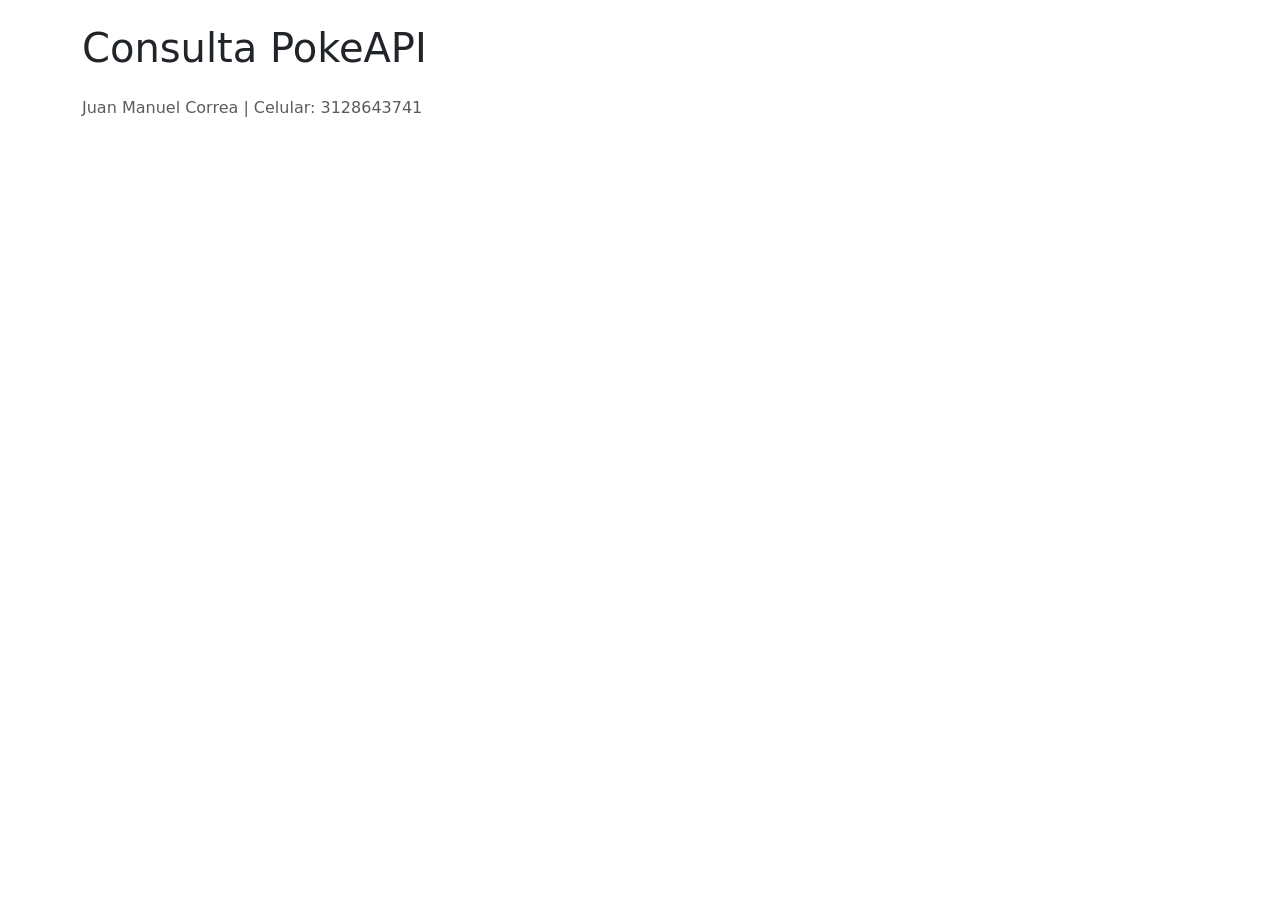
<file: Fetch_API/index.html>
<!DOCTYPE html>
<html lang="es">
<head>
    <meta charset="UTF-8">
    <meta name="viewport" content="width=device-width, initial-scale=1.0">
    <link href="https://cdn.jsdelivr.net/npm/bootstrap@5.3.3/dist/css/bootstrap.min.css" rel="stylesheet">
    <title>FETCH API - Juan Manuel Correa | 3128643741</title>
</head>
<body class="container mt-4">
    <h1 class="mb-4">Consulta PokeAPI</h1>
    <p class="text-muted">Juan Manuel Correa | Celular: 3128643741</p>
    
    <div id="pokemons" class="d-flex flex-wrap gap-3"></div>
    
    <script src="script.js"></script>
    <script src="https://cdn.jsdelivr.net/npm/bootstrap@5.3.3/dist/js/bootstrap.bundle.min.js"></script>
</body>
</html>
</file>
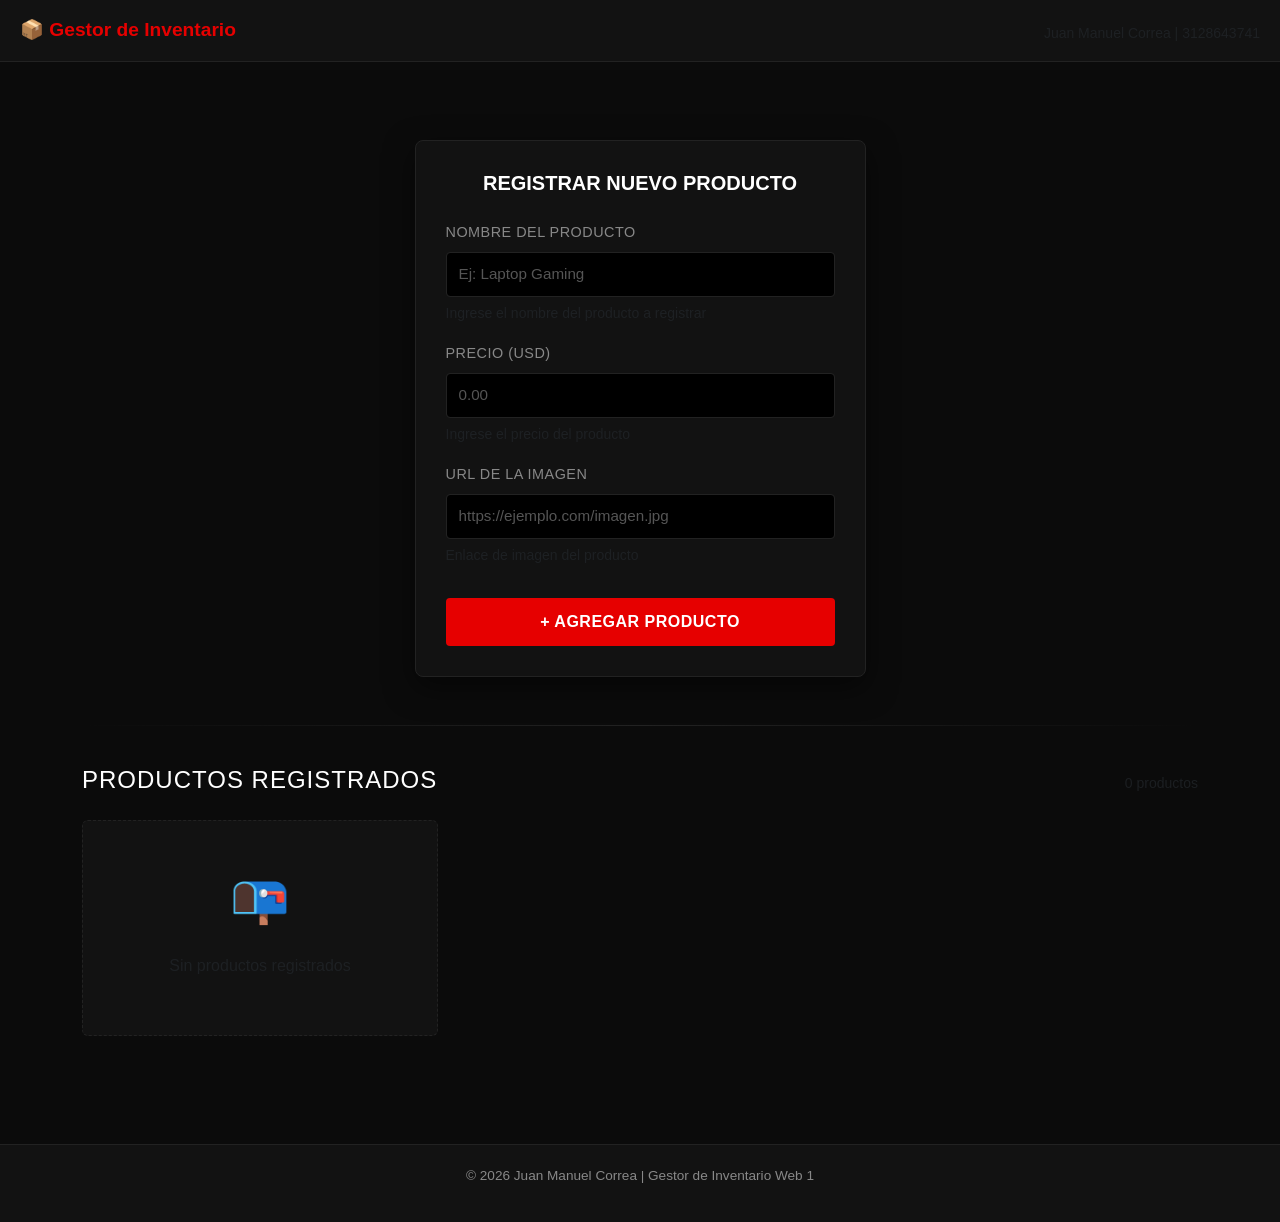
<file: inputs/index.html>
<!DOCTYPE html>
<html lang="es">
<head>
    <meta charset="utf-8">
    <meta name="viewport" content="width=device-width, initial-scale=1">
    <title>Gestor de Productos - Juan Manuel Correa</title>
    <link href="https://cdn.jsdelivr.net/npm/bootstrap@5.3.3/dist/css/bootstrap.min.css" rel="stylesheet">
    <link rel="stylesheet" href="style.css">
</head>
<body>
    <div class="navbar-custom">
        <div class="container-fluid">
            <span class="navbar-brand">📦 Gestor de Inventario</span>
            <small class="text-muted">Juan Manuel Correa | 3128643741</small>
        </div>
    </div>

    <div class="container py-5">
        <div class="row justify-content-center mb-5">
            <div class="col-md-6 col-lg-5">
                <div class="form-card">
                    <h5 class="fw-bold mb-4">REGISTRAR NUEVO PRODUCTO</h5>
                    
                    <div class="mb-3">
                        <label class="form-label">Nombre del Producto</label>
                        <input type="text" id="nombre" class="form-control input-custom" placeholder="Ej: Laptop Gaming">
                        <small class="text-muted">Ingrese el nombre del producto a registrar</small>
                    </div>

                    <div class="mb-3">
                        <label class="form-label">Precio (USD)</label>
                        <input type="number" id="precio" class="form-control input-custom" placeholder="0.00" step="0.01">
                        <small class="text-muted">Ingrese el precio del producto</small>
                    </div>

                    <div class="mb-3">
                        <label class="form-label">URL de la Imagen</label>
                        <input type="text" id="imagen" class="form-control input-custom" placeholder="https://ejemplo.com/imagen.jpg">
                        <small class="text-muted">Enlace de imagen del producto</small>
                    </div>

                    <button id="btnCrear" class="btn btn-registrar w-100 fw-bold mt-3">+ AGREGAR PRODUCTO</button>
                </div>
            </div>
        </div>

        <div class="divider"></div>

        <div class="section-title">
            <h4>PRODUCTOS REGISTRADOS</h4>
            <small class="text-muted" id="contador">0 productos</small>
        </div>

        <div class="row row-cols-1 row-cols-md-2 row-cols-lg-3 g-4" id="contenedorProductos">
            <div class="col">
                <div class="card placeholder-card">
                    <div class="placeholder-icon">📭</div>
                    <p class="text-center text-muted">Sin productos registrados</p>
                </div>
            </div>
        </div>
    </div>

    <footer class="footer-custom">
        <p>&copy; 2026 Juan Manuel Correa | Gestor de Inventario Web 1</p>
    </footer>

    <script src="https://cdn.jsdelivr.net/npm/bootstrap@5.3.3/dist/js/bootstrap.bundle.min.js"></script>
    <script src="script.js"></script>
</body>
</html>
</file>
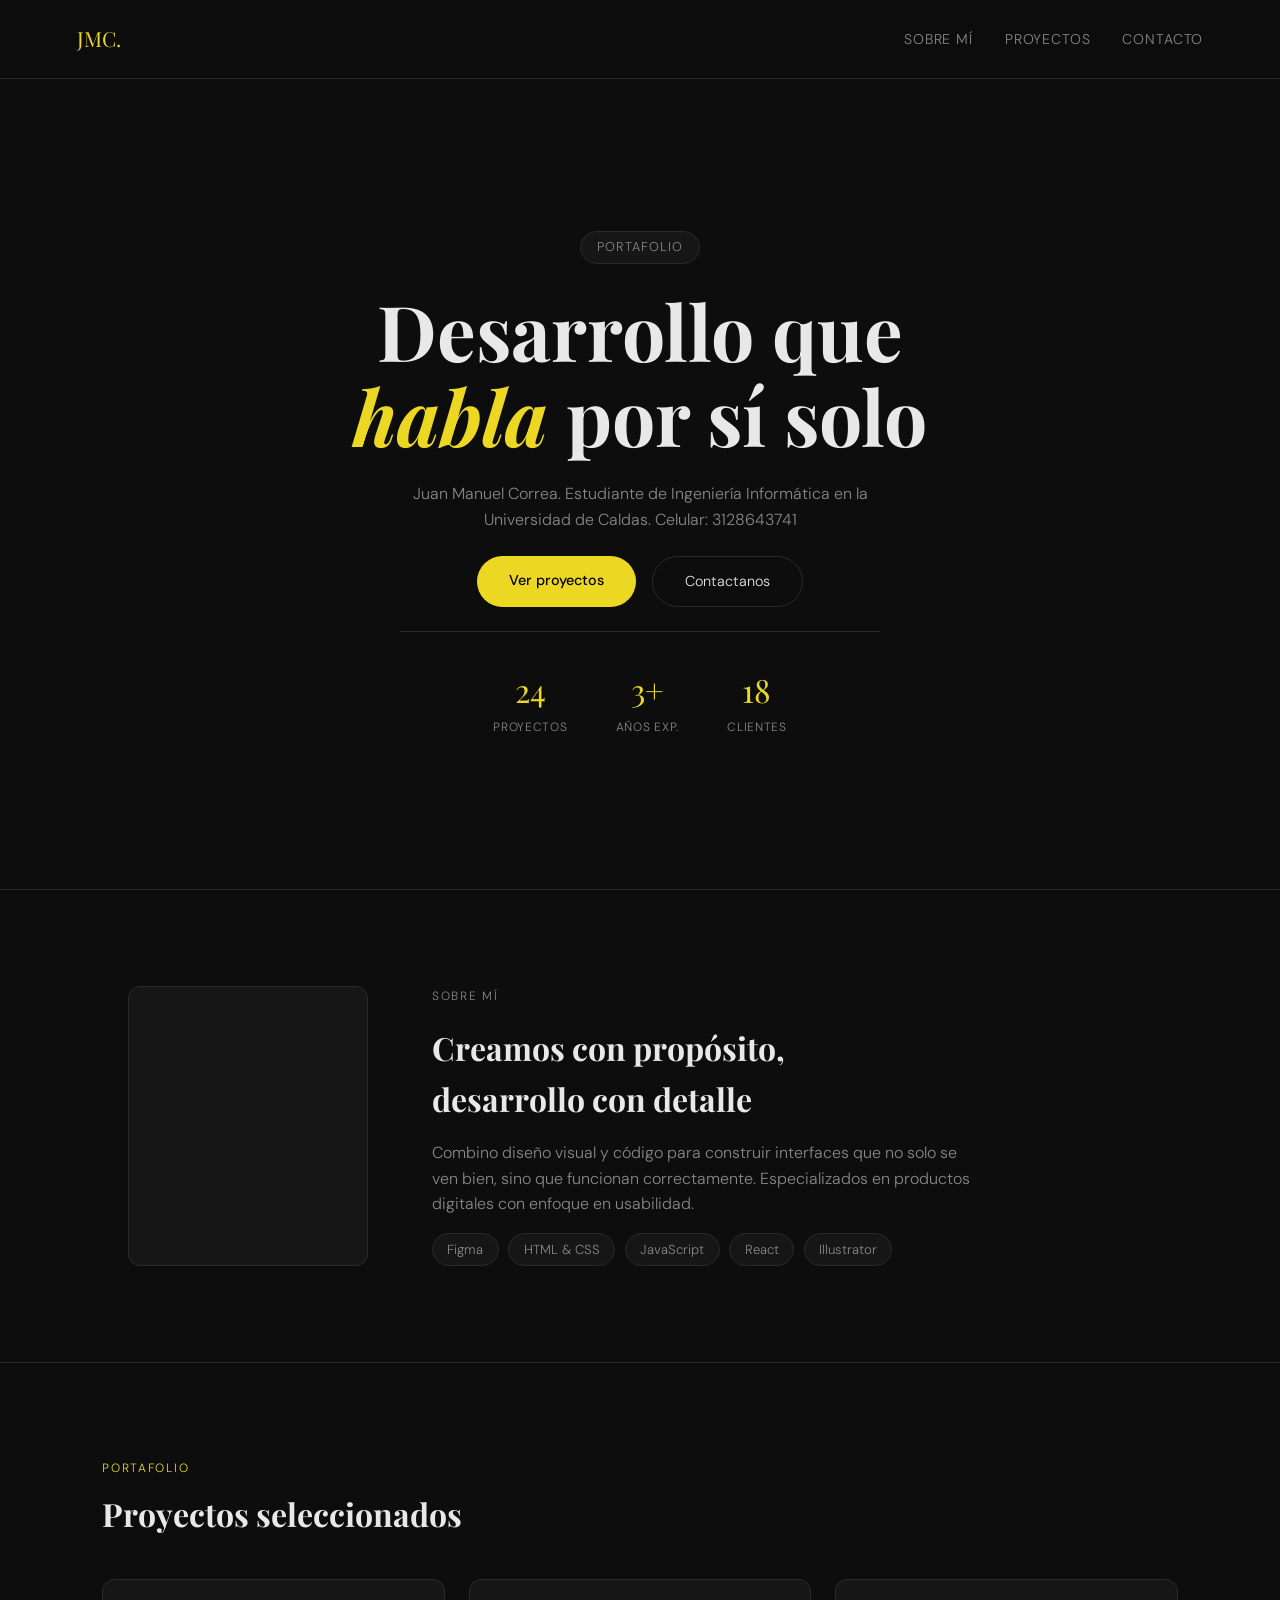
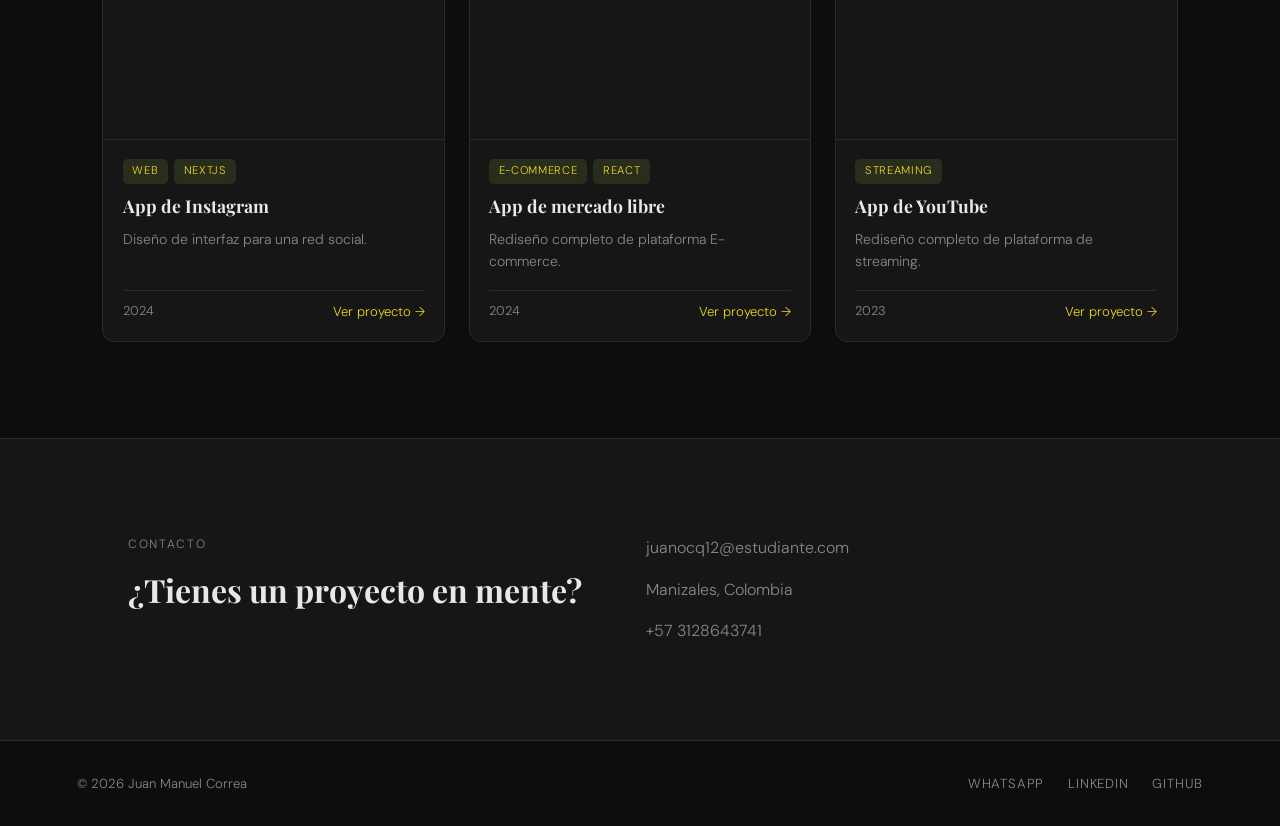
<file: portafolio/index.html>
<!DOCTYPE html>
<html lang="es">
<head>
  <meta charset="UTF-8" />
  <meta name="viewport" content="width=device-width, initial-scale=1.0"/>
  <title>Juan Manuel Correa — Portafolio</title>
  <link rel="preconnect" href="https://fonts.googleapis.com"/>
  <link href="https://fonts.googleapis.com/css2?family=Playfair+Display:ital,wght@0,700;1,400&family=DM+Sans:wght@300;400;500&display=swap" rel="stylesheet"/>
  <link rel="stylesheet" href="style.css">
</head>
<body>

  <!-- NAVBAR -->
  <nav class="navbar">
    <div class="nav-logo">JMC.</div>
    <ul class="nav-links">
      <li><a href="#sobre-mi">Sobre mí</a></li>
      <li><a href="#proyectos">Proyectos</a></li>
      <li><a href="#contacto">Contacto</a></li>
    </ul>
  </nav>

  <!-- HERO -->
  <section class="hero">
    <p class="hero-tag">Portafolio</p>
    <h1>Desarrollo que <em>habla</em> por sí solo</h1>
    <p class="hero-sub">
      Juan Manuel Correa. Estudiante de Ingeniería Informática en la 
      Universidad de Caldas. Celular: 3128643741
    </p>
    <div class="hero-buttons">
      <a href="#proyectos" class="btn-primary">Ver proyectos</a>
      <a href="#contacto" class="btn-outline">Contactanos</a>
    </div>
    <div class="hero-stats">
      <div class="stat">
        <span class="stat-num">24</span>
        <span class="stat-label">Proyectos</span>
      </div>
      <div class="stat">
        <span class="stat-num">3+</span>
        <span class="stat-label">Años exp.</span>
      </div>
      <div class="stat">
        <span class="stat-num">18</span>
        <span class="stat-label">Clientes</span>
      </div>
    </div>
  </section>

  <!-- SOBRE MÍ -->
  <section class="about" id="sobre-mi">
    <div class="about-image"></div>
    <div class="about-text">
      <p class="section-label">Sobre mí</p>
      <h2>Creamos con propósito,<br/>desarrollo con detalle</h2>
      <p>
        Combino diseño visual y código para construir interfaces que no solo
        se ven bien, sino que funcionan correctamente. Especializados en
        productos digitales con enfoque en usabilidad.
      </p>
      <div class="skills">
        <span class="chip">Figma</span>
        <span class="chip">HTML & CSS</span>
        <span class="chip">JavaScript</span>
        <span class="chip">React</span>
        <span class="chip">Illustrator</span>
      </div>
    </div>
  </section>

  <!-- PROYECTOS -->
  <section class="projects" id="proyectos">
    <p class="section-label">Portafolio</p>
    <h2>Proyectos seleccionados</h2>

    <div class="cards-grid">

      <div class="card">
        <div class="card-thumb-ig"></div>
        <div class="card-body">
          <div class="card-tags">
            <span class="tag">Web</span>
            <span class="tag">NextJS</span>
          </div>
          <h3>App de Instagram</h3>
          <p>Diseño de interfaz para una red social.</p>
          <div class="card-footer">
            <span class="year">2024</span>
            <a href="#" class="card-link">Ver proyecto →</a>
          </div>
        </div>
      </div>

      <div class="card">
        <div class="card-thumb-v"></div>
        <div class="card-body">
          <div class="card-tags">
            <span class="tag">E-commerce</span>
            <span class="tag">React</span>
          </div>
          <h3>App de mercado libre</h3>
          <p>Rediseño completo de plataforma E-commerce.</p>
          <div class="card-footer">
            <span class="year">2024</span>
            <a href="#" class="card-link">Ver proyecto →</a>
          </div>
        </div>
      </div>

      <div class="card">
        <div class="card-thumb-youtube"></div>
        <div class="card-body">
          <div class="card-tags">
            <span class="tag">Streaming</span>
          </div>
          <h3>App de YouTube</h3>
          <p>Rediseño completo de plataforma de streaming.</p>
          <div class="card-footer">
            <span class="year">2023</span>
            <a href="#" class="card-link">Ver proyecto →</a>
          </div>
        </div>
      </div>

    </div>
  </section>

  <!-- CONTACTO -->
  <section class="contact" id="contacto">
    <div class="contact-text">
      <p class="section-label">Contacto</p>
      <h2>¿Tienes un proyecto en mente?</h2>
    </div>
    <div class="contact-info">
      <p>juanocq12@estudiante.com</p>
      <p>Manizales, Colombia</p>
      <p>+57 3128643741</p>
    </div>
  </section>

  <!-- FOOTER -->
  <footer class="footer">
    <p>© 2026 Juan Manuel Correa</p>
    <div class="social-links">
      <a href="#">WhatsApp</a>
      <a href="#">LinkedIn</a>
      <a href="#">GitHub</a>
    </div>
  </footer>

</body>
</html>
</file>
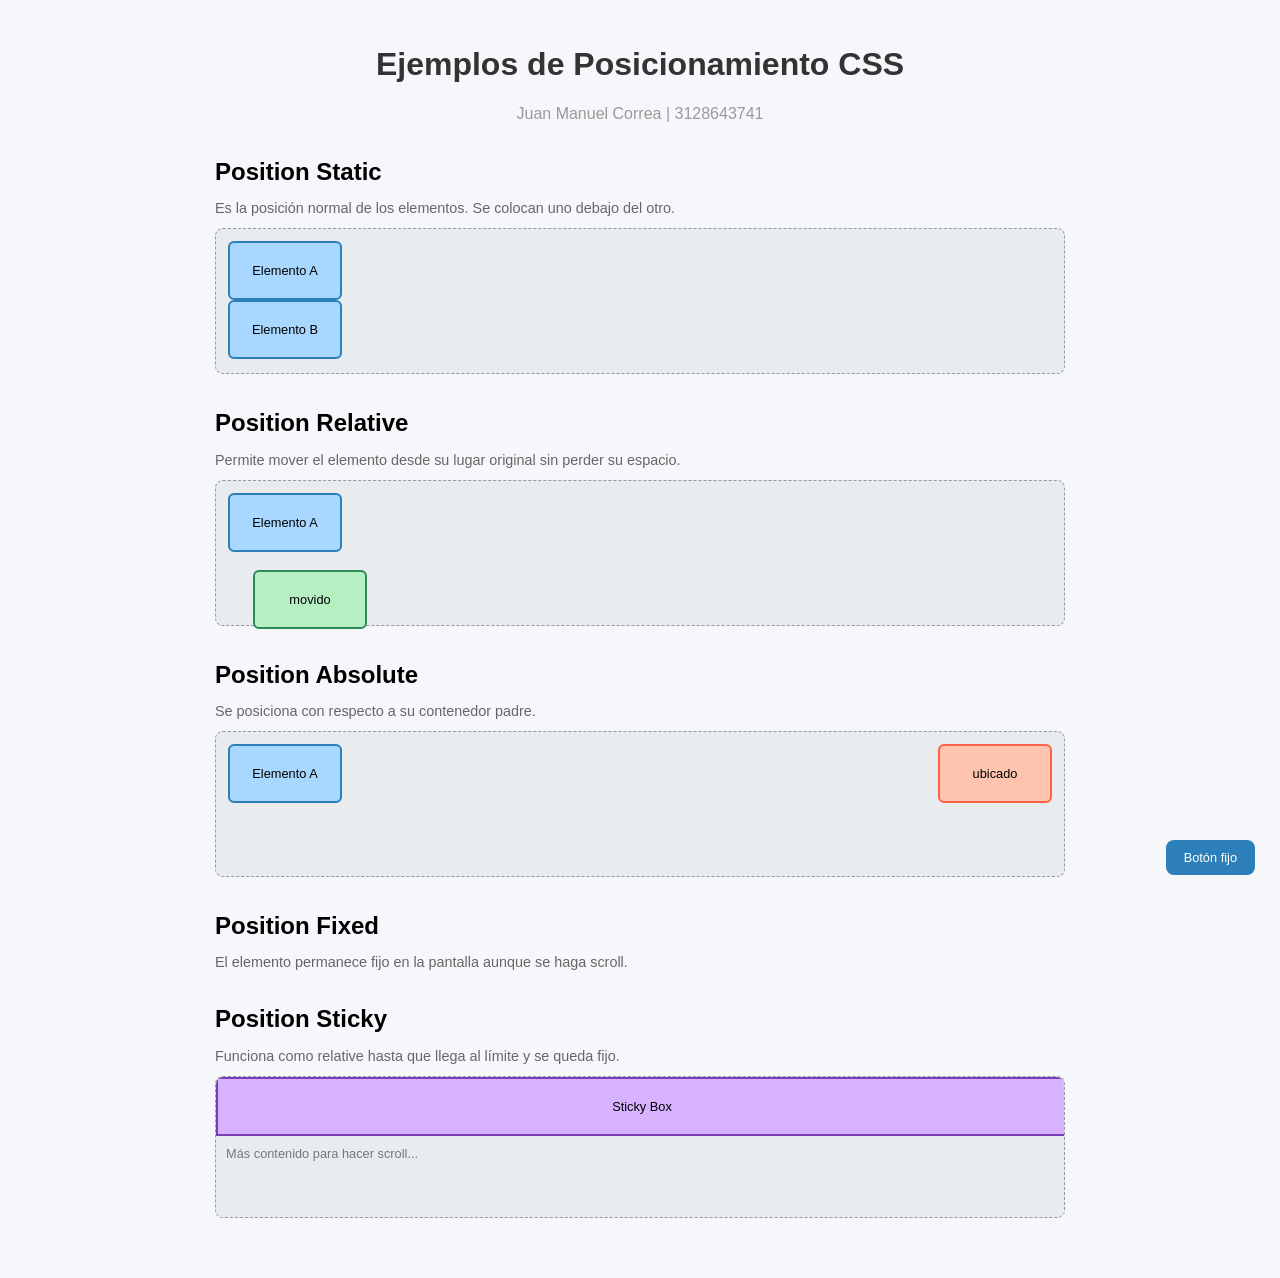
<file: posicionamiento/index.html>
<!DOCTYPE html>
<html lang="es">
<head>
<meta charset="UTF-8">
<title>Tipos de Posición en CSS - Juan Manuel Correa</title>
<link rel="stylesheet" href="style.css">
</head>
<body>

<h1>Ejemplos de Posicionamiento CSS</h1>
<p style="text-align: center; color: #999; margin-bottom: 30px;">Juan Manuel Correa | 3128643741</p>

<!-- POSITION STATIC -->
<section class="bloque">
  <h2>Position Static</h2>
  <p>Es la posición normal de los elementos. Se colocan uno debajo del otro.</p>
  <div class="area">
    <div class="box">Elemento A</div>
    <div class="box">Elemento B</div>
  </div>
</section>

<!-- POSITION RELATIVE -->
<section class="bloque">
  <h2>Position Relative</h2>
  <p>Permite mover el elemento desde su lugar original sin perder su espacio.</p>
  <div class="area">
    <div class="box">Elemento A</div>
    <div class="box relativo">movido</div>
  </div>
</section>

<!-- POSITION ABSOLUTE -->
<section class="bloque">
  <h2>Position Absolute</h2>
  <p>Se posiciona con respecto a su contenedor padre.</p>
  <div class="area contenedor-padre">
    <div class="box">Elemento A</div>
    <div class="box absoluto">ubicado</div>
  </div>
</section>

<!-- POSITION FIXED -->
<section class="bloque">
  <h2>Position Fixed</h2>
  <p>El elemento permanece fijo en la pantalla aunque se haga scroll.</p>
</section>

<!-- POSITION STICKY -->
<section class="bloque">
  <h2>Position Sticky</h2>
  <p>Funciona como relative hasta que llega al límite y se queda fijo.</p>
  <div class="zona-scroll">
    <div class="box pegajoso">Sticky Box</div>
    <div class="espacio">Más contenido para hacer scroll...</div>
  </div>
</section>

<!-- EJEMPLO FIJO -->
<div class="boton-fijo">Botón fijo</div>

</body>
</html>
</file>
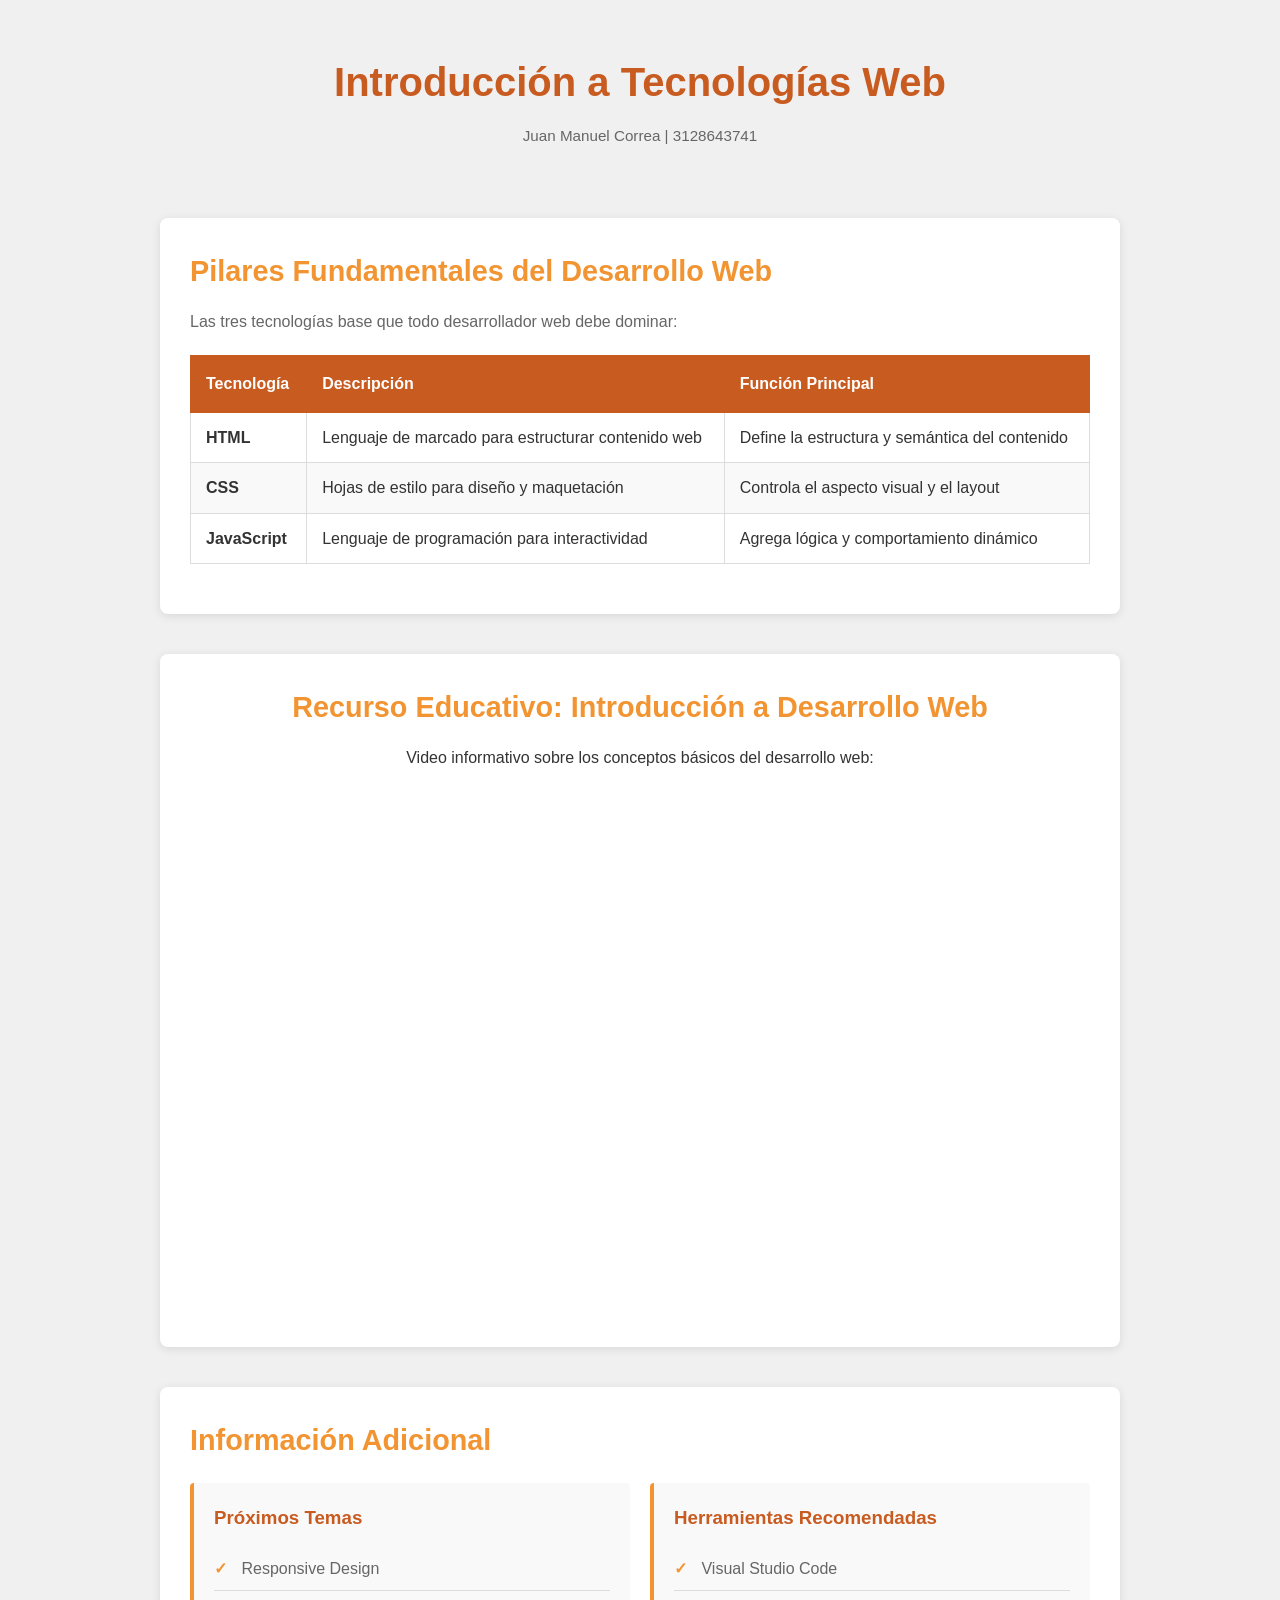
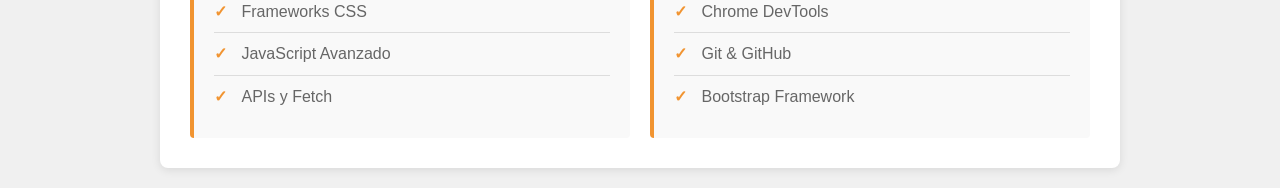
<file: Tabla/index.html>
<!DOCTYPE html>
<html lang="es">
<head>
    <meta charset="UTF-8">
    <meta name="viewport" content="width=device-width, initial-scale=1.0">
    <title>Tabla de Tecnologías Web - Juan Manuel Correa</title>
    <link rel="stylesheet" href="style.css">
</head>
<body>

    <div class="container">
        <header>
            <h1>Introducción a Tecnologías Web</h1>
            <p class="author">Juan Manuel Correa | 3128643741</p>
        </header>

        <main>
            <section class="tabla-section">
                <h2>Pilares Fundamentales del Desarrollo Web</h2>
                <p class="description">Las tres tecnologías base que todo desarrollador web debe dominar:</p>
                
                <table class="tech-table">
                    <thead>
                        <tr>
                            <th>Tecnología</th>
                            <th>Descripción</th>
                            <th>Función Principal</th>
                        </tr>
                    </thead>
                    <tbody>
                        <tr>
                            <td><strong>HTML</strong></td>
                            <td>Lenguaje de marcado para estructurar contenido web</td>
                            <td>Define la estructura y semántica del contenido</td>
                        </tr>
                        <tr>
                            <td><strong>CSS</strong></td>
                            <td>Hojas de estilo para diseño y maquetación</td>
                            <td>Controla el aspecto visual y el layout</td>
                        </tr>
                        <tr>
                            <td><strong>JavaScript</strong></td>
                            <td>Lenguaje de programación para interactividad</td>
                            <td>Agrega lógica y comportamiento dinámico</td>
                        </tr>
                    </tbody>
                </table>
            </section>

            <section class="video-section">
                <h2>Recurso Educativo: Introducción a Desarrollo Web</h2>
                <p>Video informativo sobre los conceptos básicos del desarrollo web:</p>
                <div class="video-container">
                    <iframe 
                        width="100%" 
                        height="400" 
                        src="https://www.youtube.com/embed/UB1O30fR-EE" 
                        title="Introducción al Desarrollo Web"
                        allow="accelerometer; autoplay; clipboard-write; encrypted-media; gyroscope; picture-in-picture"
                        allowfullscreen>
                    </iframe>
                </div>
            </section>

            <section class="additional-info">
                <h2>Información Adicional</h2>
                <div class="info-cards">
                    <div class="card">
                        <h3>Próximos Temas</h3>
                        <ul>
                            <li>Responsive Design</li>
                            <li>Frameworks CSS</li>
                            <li>JavaScript Avanzado</li>
                            <li>APIs y Fetch</li>
                        </ul>
                    </div>
                    <div class="card">
                        <h3>Herramientas Recomendadas</h3>
                        <ul>
                            <li>Visual Studio Code</li>
                            <li>Chrome DevTools</li>
                            <li>Git & GitHub</li>
                            <li>Bootstrap Framework</li>
                        </ul>
                    </div>
                </div>
            </section>
        </main>
    </div>

</body>
</html>
</file>
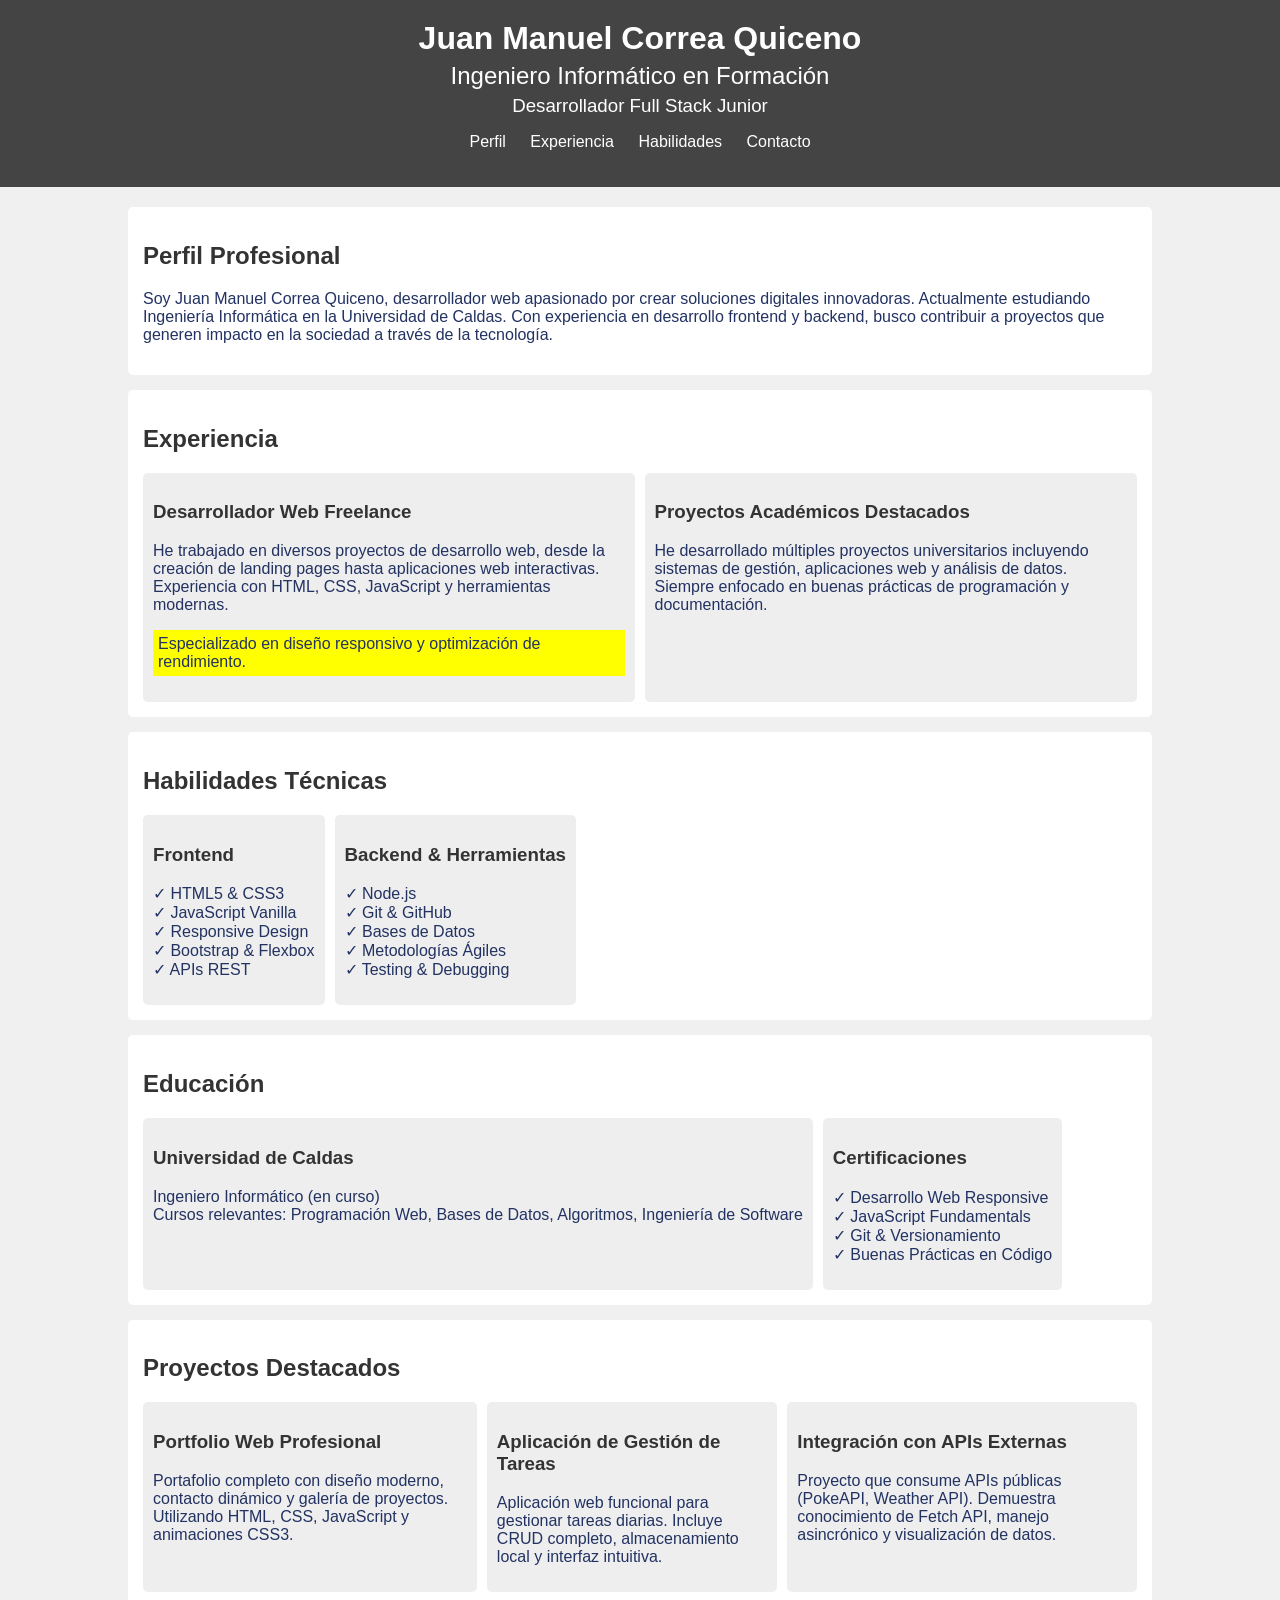
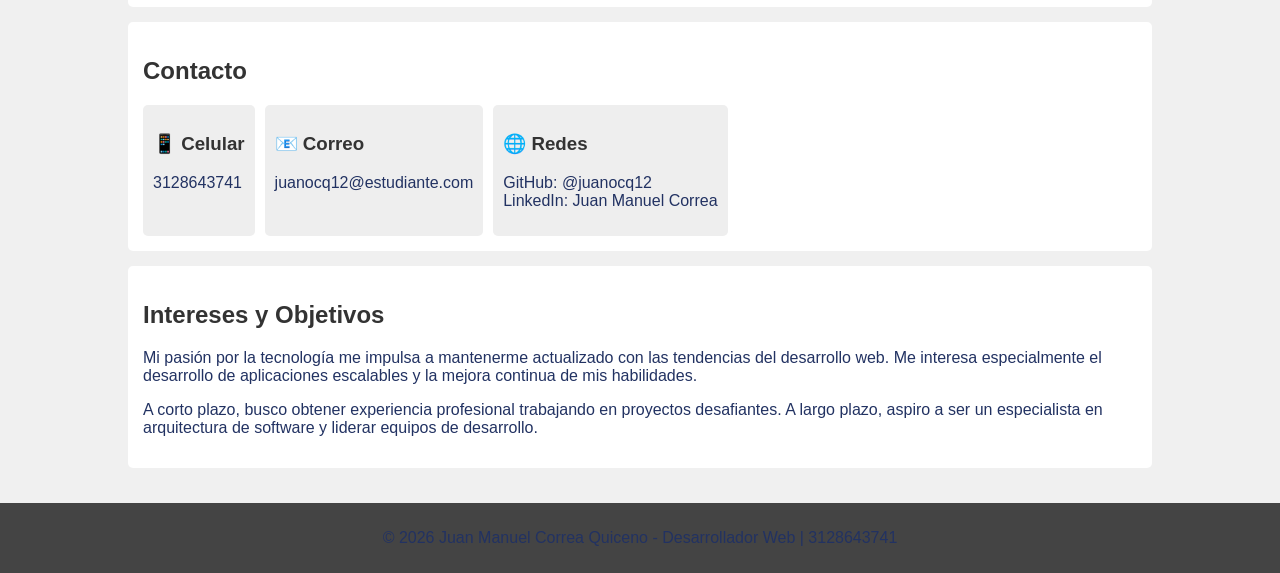
<file: HojaDeVida/hojadevida.html>
<!DOCTYPE html>
<html lang="es">

<head>

<meta charset="UTF-8">
<meta name="viewport" content="width=device-width, initial-scale=1.0">

<title>Portafolio Personal - Juan Manuel Correa</title>

<link rel="stylesheet" href="styleHojaDV.css">

</head>

<body>

<header>

<h1 id="encabezado-principal">Juan Manuel Correa Quiceno</h1>
<h2>Ingeniero Informático en Formación</h2>
<h3>Desarrollador Full Stack Junior</h3>

<nav>
<ul>
<li><a href="#perfil">Perfil</a></li>
<li><a href="#experiencia">Experiencia</a></li>
<li><a href="#habilidades">Habilidades</a></li>
<li><a href="#contacto">Contacto</a></li>
</ul>
</nav>

</header>

<main>

<section id="perfil">

<h2>Perfil Profesional</h2>

<p>
Soy Juan Manuel Correa Quiceno, desarrollador web apasionado por crear soluciones digitales innovadoras. 
Actualmente estudiando Ingeniería Informática en la Universidad de Caldas. Con experiencia en desarrollo frontend 
y backend, busco contribuir a proyectos que generen impacto en la sociedad a través de la tecnología.
</p>

</section>


<section id="experiencia">

<h2>Experiencia</h2>

<div class="contenedor">

<article>

<h3>Desarrollador Web Freelance</h3>

<p>
He trabajado en diversos proyectos de desarrollo web, desde la creación de landing pages hasta aplicaciones 
web interactivas. Experiencia con HTML, CSS, JavaScript y herramientas modernas.
</p>

<p class="destacado">
Especializado en diseño responsivo y optimización de rendimiento.
</p>

</article>

<article>

<h3>Proyectos Académicos Destacados</h3>

<p>
He desarrollado múltiples proyectos universitarios incluyendo sistemas de gestión, aplicaciones web y 
análisis de datos. Siempre enfocado en buenas prácticas de programación y documentación.
</p>

</article>

</div>

</section>


<section id="habilidades">

<h2>Habilidades Técnicas</h2>

<div class="contenedor">

<article>

<h3>Frontend</h3>

<p>
✓ HTML5 & CSS3 <br>
✓ JavaScript Vanilla <br>
✓ Responsive Design <br>
✓ Bootstrap & Flexbox <br>
✓ APIs REST
</p>

</article>

<article>

<h3>Backend & Herramientas</h3>

<p>
✓ Node.js <br>
✓ Git & GitHub <br>
✓ Bases de Datos <br>
✓ Metodologías Ágiles <br>
✓ Testing & Debugging
</p>

</article>

</div>

</section>


<section id="educacion">

<h2>Educación</h2>

<div class="contenedor">

<article>

<h3>Universidad de Caldas</h3>

<p>
Ingeniero Informático (en curso) <br>
Cursos relevantes: Programación Web, Bases de Datos, Algoritmos, Ingeniería de Software
</p>

</article>

<article>

<h3>Certificaciones</h3>

<p>
✓ Desarrollo Web Responsive <br>
✓ JavaScript Fundamentals <br>
✓ Git & Versionamiento <br>
✓ Buenas Prácticas en Código
</p>

</article>

</div>

</section>


<section id="proyectos">

<h2>Proyectos Destacados</h2>

<div class="contenedor">

<article>

<h3>Portfolio Web Profesional</h3>

<p>
Portafolio completo con diseño moderno, contacto dinámico y galería de proyectos. 
Utilizando HTML, CSS, JavaScript y animaciones CSS3.
</p>

</article>

<article>

<h3>Aplicación de Gestión de Tareas</h3>

<p>
Aplicación web funcional para gestionar tareas diarias. Incluye CRUD completo, 
almacenamiento local y interfaz intuitiva.
</p>

</article>

<article>

<h3>Integración con APIs Externas</h3>

<p>
Proyecto que consume APIs públicas (PokeAPI, Weather API). Demuestra conocimiento 
de Fetch API, manejo asincrónico y visualización de datos.
</p>

</article>

</div>

</section>


<section id="contacto">

<h2>Contacto</h2>

<div class="contenedor">

<article>

<h3>📱 Celular</h3>

<p>3128643741</p>

</article>

<article>

<h3>📧 Correo</h3>

<p>juanocq12@estudiante.com</p>

</article>

<article>

<h3>🌐 Redes</h3>

<p>
GitHub: @juanocq12 <br>
LinkedIn: Juan Manuel Correa
</p>

</article>

</div>

</section>


<section id="informacion-adicional">

<h2>Intereses y Objetivos</h2>

<p>
Mi pasión por la tecnología me impulsa a mantenerme actualizado con las tendencias del desarrollo web. 
Me interesa especialmente el desarrollo de aplicaciones escalables y la mejora continua de mis habilidades.
</p>

<p>
A corto plazo, busco obtener experiencia profesional trabajando en proyectos desafiantes. 
A largo plazo, aspiro a ser un especialista en arquitectura de software y liderar equipos de desarrollo.
</p>

</section>

</main>


<footer>

<p>© 2026 Juan Manuel Correa Quiceno - Desarrollador Web | 3128643741</p>

</footer>

</body>
</html>
</file>
<file: inputs/style.css>
/* Variables de Color */
:root {
    --dark-bg: #0b0b0b;
    --dark-surface: #121212;
    --dark-border: #222;
    --accent-color: #e60000;
    --text-main: #ffffff;
    --text-secondary: #888;
    --text-muted: #555;
}

* {
    margin: 0;
    padding: 0;
    box-sizing: border-box;
}

body {
    background-color: var(--dark-bg);
    color: var(--text-main);
    font-family: 'Inter', 'Segoe UI', sans-serif;
    line-height: 1.6;
}

/* Navbar */
.navbar-custom {
    background-color: var(--dark-surface);
    border-bottom: 1px solid var(--dark-border);
    padding: 15px 0;
    margin-bottom: 30px;
}

.navbar-custom .container-fluid {
    display: flex;
    justify-content: space-between;
    align-items: center;
    padding: 0 20px;
}

.navbar-brand {
    font-size: 1.2rem;
    font-weight: bold;
    color: var(--accent-color);
}

/* Formulario */
.form-card {
    background-color: var(--dark-surface);
    border: 1px solid var(--dark-border);
    border-radius: 8px;
    padding: 30px;
    box-shadow: 0 10px 30px rgba(0,0,0,0.5);
}

.form-card h5 {
    color: var(--text-main);
    text-align: center;
}

.form-label {
    color: var(--text-secondary);
    font-size: 0.9rem;
    text-transform: uppercase;
    letter-spacing: 0.5px;
}

.input-custom {
    background-color: #000 !important;
    border: 1px solid var(--dark-border) !important;
    color: var(--text-main) !important;
    border-radius: 4px !important;
    padding: 10px 12px !important;
    font-size: 0.95rem;
}

.input-custom:focus {
    border-color: var(--accent-color) !important;
    box-shadow: 0 0 5px rgba(230, 0, 0, 0.3) !important;
}

.input-custom::placeholder {
    color: var(--text-muted) !important;
}

small {
    display: block;
    margin-top: 5px;
}

/* Botón */
.btn-registrar {
    background-color: var(--accent-color);
    border: none;
    color: white;
    padding: 12px 20px;
    border-radius: 4px;
    font-weight: 600;
    letter-spacing: 0.5px;
    transition: all 0.3s ease;
}

.btn-registrar:hover {
    background-color: #b30000;
    transform: translateY(-2px);
    box-shadow: 0 5px 15px rgba(230, 0, 0, 0.4);
}

.btn-registrar:active {
    transform: translateY(0);
}

/* Divisor */
.divider {
    height: 1px;
    background: linear-gradient(90deg, transparent, var(--dark-border), transparent);
    margin: 40px 0;
}

/* Sección */
.section-title {
    display: flex;
    justify-content: space-between;
    align-items: center;
    margin-bottom: 25px;
}

.section-title h4 {
    color: var(--text-main);
    letter-spacing: 1px;
    margin: 0;
}

/* Tarjetas de Producto */
.producto-card {
    background-color: var(--dark-surface);
    border: 1px solid var(--dark-border);
    border-radius: 6px;
    overflow: hidden;
    transition: all 0.3s ease;
    height: 100%;
}

.producto-card:hover {
    border-color: var(--accent-color);
    transform: translateY(-5px);
    box-shadow: 0 10px 25px rgba(230, 0, 0, 0.2);
}

.card-image-container {
    position: relative;
    overflow: hidden;
    height: 180px;
}

.card-image-container img {
    width: 100%;
    height: 100%;
    object-fit: cover;
    filter: brightness(0.9);
    transition: filter 0.3s;
}

.producto-card:hover .card-image-container img {
    filter: brightness(1);
}

.card-badge {
    position: absolute;
    top: 10px;
    right: 10px;
    background-color: var(--accent-color);
    color: white;
    padding: 5px 10px;
    border-radius: 4px;
    font-size: 0.75rem;
    font-weight: bold;
}

.card-body {
    padding: 15px;
}

.card-title-custom {
    color: var(--text-secondary);
    font-size: 0.85rem;
    margin-bottom: 8px;
    white-space: nowrap;
    overflow: hidden;
    text-overflow: ellipsis;
}

.card-price {
    color: var(--text-main);
    font-size: 1.3rem;
    font-weight: bold;
    margin: 8px 0;
}

.btn-eliminar {
    background-color: transparent;
    border: 1px solid var(--accent-color);
    color: var(--accent-color);
    font-size: 0.8rem;
    padding: 6px 12px;
    transition: all 0.3s;
}

.btn-eliminar:hover {
    background-color: var(--accent-color);
    color: white;
}

/* Placeholder */
.placeholder-card {
    background-color: var(--dark-surface);
    border: 1px dashed var(--dark-border);
    border-radius: 6px;
    padding: 40px 20px;
    text-align: center;
}

.placeholder-icon {
    font-size: 3rem;
    margin-bottom: 15px;
}

/* Footer */
.footer-custom {
    background-color: var(--dark-surface);
    border-top: 1px solid var(--dark-border);
    padding: 20px;
    text-align: center;
    color: var(--text-secondary);
    font-size: 0.85rem;
    margin-top: 60px;
}

/* Responsive */
@media (max-width: 768px) {
    .form-card {
        padding: 20px;
    }
    
    .section-title {
        flex-direction: column;
        align-items: flex-start;
    }
    
    .producto-card {
        margin-bottom: 15px;
    }
}
</file>
<file: portafolio/style.css>
/* ============================================================
       VARIABLES Y RESET
       ============================================================ */

    :root {
      --bg:       #0d0d0d;
      --surface:  #161616;
      --border:   #2a2a2a;
      --accent:   #ecd823;
      --text:     #e8e8e8;
      --text-dim: #888;
      --radius:   12px;
    }

    * {
      box-sizing: border-box;
      margin: 0;
      padding: 0;
    }

    body {
      background-color: var(--bg);
      color: var(--text);
      font-family: 'DM Sans', sans-serif;
      font-weight: 300;
      line-height: 1.6;
    }

    h1, h2, h3 {
      font-family: 'Playfair Display', serif;
    }

    a {
      text-decoration: none;
    }


    /* ============================================================
       NAVBAR
       Flex en fila: logo a la izquierda, links a la derecha
       ============================================================ */

    .navbar {
      display: flex;
      flex-direction: row;
      align-items: center;
      justify-content: space-between;

      padding: 1.4rem 6%;
      background-color: rgba(13, 13, 13, 0.95);
      border-bottom: 1px solid var(--border);
      position: sticky;
      top: 0;
      z-index: 100;
    }

    .nav-logo {
      font-family: 'Playfair Display', serif;
      font-size: 1.3rem;
      color: var(--accent);
    }

    .nav-links {
      display: flex;
      flex-direction: row;
      gap: 2rem;
      list-style: none;
    }

    .nav-links a {
      color: var(--text-dim);
      font-size: 0.88rem;
      text-transform: uppercase;
      letter-spacing: 0.06em;
      transition: color 0.2s;
    }

    .nav-links a:hover {
      color: var(--accent);
    }


    /* ============================================================
       HERO
       Flex en columna: todo apilado y centrado
       ============================================================ */

    .hero {
      display: flex;
      flex-direction: column;
      align-items: center;
      justify-content: center;

      min-height: 90vh;
      padding: 4rem 6%;
      text-align: center;
      gap: 1.5rem;
    }

    .hero-tag {
      background-color: var(--surface);
      border: 1px solid var(--border);
      color: var(--text-dim);
      padding: 0.35rem 1rem;
      border-radius: 2rem;
      font-size: 0.8rem;
      letter-spacing: 0.08em;
      text-transform: uppercase;
    }

    .hero h1 {
      font-size: clamp(2.4rem, 6vw, 5rem);
      line-height: 1.1;
      max-width: 14ch;
    }

    .hero h1 em {
      font-style: italic;
      color: var(--accent);
    }

    .hero-sub {
      color: var(--text-dim);
      max-width: 46ch;
      font-size: 1rem;
    }

    /* Flex en fila: dos botones uno al lado del otro */
    .hero-buttons {
      display: flex;
      flex-direction: row;
      gap: 1rem;
    }

    /* Flex en fila: tres métricas separadas */
    .hero-stats {
      display: flex;
      flex-direction: row;
      gap: 3rem;

      padding-top: 2rem;
      border-top: 1px solid var(--border);
      width: 100%;
      max-width: 480px;
      justify-content: center;
    }

    /* Cada stat: flex en columna */
    .stat {
      display: flex;
      flex-direction: column;
      align-items: center;
      gap: 0.2rem;
    }

    .stat-num {
      font-family: 'Playfair Display', serif;
      font-size: 2rem;
      color: var(--accent);
    }

    .stat-label {
      font-size: 0.75rem;
      color: var(--text-dim);
      text-transform: uppercase;
      letter-spacing: 0.06em;
    }


    /* ============================================================
       BOTONES
       ============================================================ */

    .btn-primary {
      background-color: var(--accent);
      color: #000;
      border: none;
      padding: 0.8rem 2rem;
      border-radius: 2rem;
      font-size: 0.9rem;
      font-weight: 500;
      cursor: pointer;
      transition: opacity 0.2s;
    }

    .btn-primary:hover {
      opacity: 0.8;
    }

    .btn-outline {
      background-color: transparent;
      color: var(--text);
      border: 1px solid var(--border);
      padding: 0.8rem 2rem;
      border-radius: 2rem;
      font-size: 0.9rem;
      cursor: pointer;
      transition: border-color 0.2s;
    }

    .btn-outline:hover {
      border-color: var(--accent);
    }


    /* ============================================================
       SOBRE MÍ
       Flex en fila: imagen a la izquierda, texto a la derecha
       ============================================================ */

    .about {
      display: flex;
      flex-direction: row;
      align-items: center;
      gap: 4rem;

      padding: 6rem 10%;
      border-top: 1px solid var(--border);
    }

    .about-image {
      flex-shrink: 0;
      width: 240px;
      height: 280px;
      background-color: var(--surface);
      border: 1px solid var(--border);
      border-radius: var(--radius);
      display: flex;
      align-items: center;
      justify-content: center;
      font-size: 4rem;
    }

    .about-text h2 {
      font-size: 2rem;
      margin-bottom: 1rem;
    }

    .about-text p {
      color: var(--text-dim);
      max-width: 50ch;
      margin-bottom: 1rem;
    }

    /* Flex en fila con wrap: chips que fluyen en varias líneas */
    .skills {
      display: flex;
      flex-direction: row;
      flex-wrap: wrap;
      gap: 0.6rem;
      margin-top: 1rem;
    }

    .chip {
      background-color: var(--surface);
      border: 1px solid var(--border);
      color: var(--text-dim);
      padding: 0.3rem 0.9rem;
      border-radius: 2rem;
      font-size: 0.82rem;
    }


    /* ============================================================
       PROYECTOS — GRID DE TARJETAS
       Flex con wrap: tarjetas que se acomodan en filas automáticamente
       ============================================================ */

    .projects {
      padding: 6rem 8%;
      border-top: 1px solid var(--border);
    }

    .projects h2 {
      font-size: 2rem;
      margin-bottom: 2.5rem;
    }

    /* Contenedor: flex wrap simula un grid de 3 columnas */
    .cards-grid {
      display: flex;
      flex-direction: row;
      flex-wrap: wrap;
      gap: 1.5rem;
    }

    /* Cada tarjeta ocupa 1/3 del ancho disponible */
    .card {
      flex: 1 1 calc(33.333% - 1.5rem);
      min-width: 240px;

      background-color: var(--surface);
      border: 1px solid var(--border);
      border-radius: var(--radius);
      overflow: hidden;

      display: flex;
      flex-direction: column;

      transition: transform 0.2s, border-color 0.2s;
    }

    .card:hover {
      transform: translateY(-5px);
      border-color: #3a3a3a;
    }

    .card-thumb-ig {
      height: 160px;
      background-image: url("https://cdn.dribbble.com/userupload/42045831/file/original-ee5df17efa4dfdd41b29f7aa39f27e1f.jpg");
      background-size: cover;
      border-bottom: 1px solid var(--border);
      display: flex;
      align-items: center;
      justify-content: center;
      font-size: 2.5rem;
    }

    .card-thumb-v {
      height: 160px;
      background-image: url("https://marketersbyadlatina.com/uploads/img/-9509-ML-seccion.jpg");
      background-size: cover;
      border-bottom: 1px solid var(--border);
      display: flex;
      align-items: center;
      justify-content: center;
      font-size: 2.5rem;
    }

    .card-thumb-youtube {
      height: 160px;
      background-image: url("https://m.media-amazon.com/images/I/814tB5cCBhL.jpg");
      background-size: cover;
      border-bottom: 1px solid var(--border);
      display: flex;
      align-items: center;
      justify-content: center;
      font-size: 2.5rem;
    }

    .card-body {
      padding: 1.2rem;
      display: flex;
      flex-direction: column;
      flex: 1;
      gap: 0.5rem;
    }

    /* Tags: flex en fila */
    .card-tags {
      display: flex;
      flex-direction: row;
      flex-wrap: wrap;
      gap: 0.4rem;
    }

    .tag {
      background-color: rgba(200, 240, 77, 0.1);
      color: var(--accent);
      font-size: 0.7rem;
      padding: 0.2rem 0.6rem;
      border-radius: 0.3rem;
      text-transform: uppercase;
      letter-spacing: 0.06em;
    }

    .card-body h3 {
      font-size: 1.1rem;
    }

    .card-body p {
      color: var(--text-dim);
      font-size: 0.88rem;
      flex: 1;
    }

    /* Footer de tarjeta: flex en fila, separado */
    .card-footer {
      display: flex;
      flex-direction: row;
      align-items: center;
      justify-content: space-between;

      margin-top: 0.6rem;
      padding-top: 0.6rem;
      border-top: 1px solid var(--border);
    }

    .year {
      color: var(--text-dim);
      font-size: 0.8rem;
    }

    .card-link {
      color: var(--accent);
      font-size: 0.82rem;
      transition: letter-spacing 0.2s;
    }

    .card-link:hover {
      letter-spacing: 0.04em;
    }


    /* ============================================================
       CONTACTO
       Flex en fila: texto a la izquierda, formulario a la derecha
       ============================================================ */

    .contact {
      display: flex;
      flex-direction: row;
      align-items: flex-start;
      gap: 4rem;

      padding: 6rem 10%;
      border-top: 1px solid var(--border);
      background-color: var(--surface);
    }

    .contact-text h2 {
      font-size: 2rem;
      margin-bottom: 0.8rem;
    }

    .contact-text p {
      color: var(--text-dim);
      max-width: 36ch;
    }

    /* Info de contacto: flex en columna */
    .contact-info {
      display: flex;
      flex-direction: column;
      gap: 1rem;
      justify-content: center;
    }

    .contact-info p {
      color: var(--text-dim);
      font-size: 1rem;
    }


    /* ============================================================
       FOOTER
       Flex en fila: copyright a la izquierda, redes a la derecha
       ============================================================ */

    .footer {
      display: flex;
      flex-direction: row;
      align-items: center;
      justify-content: space-between;

      padding: 2rem 6%;
      border-top: 1px solid var(--border);
    }

    .footer p {
      color: var(--text-dim);
      font-size: 0.82rem;
    }

    /* Links sociales: flex en fila */
    .social-links {
      display: flex;
      flex-direction: row;
      gap: 1.5rem;
    }

    .social-links a {
      color: var(--text-dim);
      font-size: 0.82rem;
      text-transform: uppercase;
      letter-spacing: 0.06em;
      transition: color 0.2s;
    }

    .social-links a:hover {
      color: var(--accent);
    }


    /* ============================================================
       ETIQUETA DE SECCIÓN (reutilizable)
       ============================================================ */

    .section-label {
      font-size: 0.75rem;
      letter-spacing: 0.14em;
      text-transform: uppercase;
      color: var(--accent);
      margin-bottom: 0.6rem;
    }


    /* ============================================================
       RESPONSIVE
       ============================================================ */

    @media (max-width: 768px) {
      .nav-links { display: none; }

      .about {
        flex-direction: column;
        padding: 4rem 6%;
      }
      .about-image {
        width: 100%;
        height: 200px;
      }

      .card { flex: 1 1 100%; }

      .contact {
        flex-direction: column;
        padding: 4rem 6%;
      }
      .contact-form { max-width: 100%; }
      .form-row { flex-direction: column; }

      .footer {
        flex-direction: column;
        gap: 1rem;
        text-align: center;
      }
    }
</file>
<file: posicionamiento/style.css>
body{
    font-family: Verdana, Geneva, Tahoma, sans-serif;
    padding: 25px;
    max-width: 850px;
    margin: auto;
    background-color: #f5f7fa;
}

h1{
    text-align: center;
    color: #333;
}

/* secciones */
.bloque{
    margin: 35px 0;
}

.bloque h2{
    margin-bottom: 8px;
}

.bloque p{
    font-size: 0.9rem;
    color: #666;
    margin-bottom: 12px;
}

/* cajas */
.box{
    width: 110px;
    height: 55px;
    background-color: #a8d8ff;
    border: 2px solid #2c7fb8;
    border-radius: 6px;
    display: flex;
    align-items: center;
    justify-content: center;
    font-size: 0.8rem;
}

/* contenedor */
.area{
    background-color: #e9ecef;
    border: 1px dashed #999;
    border-radius: 8px;
    padding: 12px;
    height: 120px;
    position: relative;
}

/* relative */
.relativo{
    position: relative;
    top: 18px;
    left: 25px;
    background-color: #b6f0c2;
    border-color: #2e8b57;
}

/* absolute */
.absoluto{
    position: absolute;
    top: 12px;
    right: 12px;
    background-color: #ffc4b0;
    border-color: #ff6347;
}

/* botón fijo */
.boton-fijo{
    position: fixed;
    bottom: 25px;
    right: 25px;
    background-color: #2c7fb8;
    color: white;
    padding: 10px 18px;
    border-radius: 8px;
    font-size: 0.8rem;
}

/* zona scroll */
.zona-scroll{
    height: 140px;
    overflow-y: auto;
    border: 1px dashed #999;
    border-radius: 8px;
    background-color: #e9ecef;
}

/* sticky */
.pegajoso{
    position: sticky;
    top: 0;
    width: 100%;
    background-color: #d7b3ff;
    border-color: #7a3db8;
    border-radius: 0;
}

/* relleno */
.espacio{
    height: 320px;
    padding: 10px;
    font-size: 0.8rem;
    color: #777;
}
</file>
<file: Tabla/style.css>
/* Reset y Variables */
:root {
    --primary-color: #c85b20;
    --secondary-color: #f19431;
    --bg-light: #f0f0f0;
    --bg-dark: #ffffff;
    --text-dark: #333;
    --text-light: #666;
    --border-color: #ddd;
}

* {
    margin: 0;
    padding: 0;
    box-sizing: border-box;
}

body {
    font-family: 'Segoe UI', Tahoma, Geneva, Verdana, sans-serif;
    background-color: var(--bg-light);
    color: var(--text-dark);
    line-height: 1.6;
}

.container {
    max-width: 1000px;
    margin: 0 auto;
    padding: 20px;
}

header {
    text-align: center;
    margin-bottom: 40px;
    padding: 30px 0;
}

header h1 {
    font-size: 2.5rem;
    color: var(--primary-color);
    margin-bottom: 10px;
}

.author {
    color: var(--text-light);
    font-size: 0.95rem;
}

main {
    display: flex;
    flex-direction: column;
    gap: 40px;
}

section {
    background: var(--bg-dark);
    padding: 30px;
    border-radius: 8px;
    box-shadow: 0 2px 10px rgba(0,0,0,0.1);
}

section h2 {
    color: var(--secondary-color);
    margin-bottom: 15px;
    font-size: 1.8rem;
}

.description {
    color: var(--text-light);
    margin-bottom: 20px;
    font-size: 1rem;
}

/* Tabla */
.tech-table {
    width: 100%;
    border-collapse: collapse;
    margin: 20px 0;
}

.tech-table thead {
    background-color: var(--primary-color);
    color: white;
}

.tech-table th {
    padding: 15px;
    text-align: left;
    font-weight: 600;
    border: 1px solid var(--primary-color);
}

.tech-table td {
    padding: 12px 15px;
    border: 1px solid var(--border-color);
}

.tech-table tbody tr:nth-child(even) {
    background-color: #f9f9f9;
}

.tech-table tbody tr:hover {
    background-color: #f0f0f0;
    transition: background-color 0.3s ease;
}

/* Video */
.video-section {
    text-align: center;
}

.video-container {
    position: relative;
    width: 100%;
    padding-bottom: 56.25%;
    height: 0;
    overflow: hidden;
    border-radius: 8px;
    margin: 20px 0;
}

.video-container iframe {
    position: absolute;
    top: 0;
    left: 0;
    width: 100%;
    height: 100%;
    border: none;
}

/* Cards */
.additional-info {
    padding: 30px;
}

.info-cards {
    display: grid;
    grid-template-columns: repeat(auto-fit, minmax(250px, 1fr));
    gap: 20px;
    margin-top: 20px;
}

.card {
    background-color: #f9f9f9;
    padding: 20px;
    border-left: 4px solid var(--secondary-color);
    border-radius: 4px;
}

.card h3 {
    color: var(--primary-color);
    margin-bottom: 15px;
}

.card ul {
    list-style: none;
    padding-left: 0;
}

.card li {
    padding: 8px 0;
    color: var(--text-light);
    border-bottom: 1px solid var(--border-color);
}

.card li:last-child {
    border-bottom: none;
}

.card li:before {
    content: "✓ ";
    color: var(--secondary-color);
    font-weight: bold;
    margin-right: 10px;
}

/* Responsive */
@media (max-width: 768px) {
    header h1 {
        font-size: 1.8rem;
    }
    
    section {
        padding: 20px;
    }
    
    .tech-table {
        font-size: 0.9rem;
    }
    
    .tech-table th,
    .tech-table td {
        padding: 10px 8px;
    }
}
</file>
<file: HojaDeVida/styleHojaDV.css>
/* Estilo general */
body{
font-family: Arial, sans-serif;
margin:0;
background:#f0f0f0;
color:#333;
}

/* Encabezado */
header{
background:#444;
color:white;
text-align:center;
padding:20px;
}

header h1{
margin:0;
}

header h2, header h3{
margin:5px;
font-weight:normal;
}

/* Menu */
nav ul{
list-style:none;
padding:0;
}

nav ul li{
display:inline;
margin:10px;
}

nav ul li a{
text-decoration:none;
color:white;
}

/* Contenido */
main{
width:80%;
margin:auto;
padding:20px;
}

/* Secciones */
section{
background:white;
padding:15px;
margin-bottom:15px;
border-radius:5px;
}

/* Contenedor */
.contenedor{
display:flex;
gap:10px;
}

/* Artículos */
article{
background:#eee;
padding:10px;
border-radius:5px;
}

/* Texto destacado */
.destacado{
background:yellow;
padding:5px;
}

/* Formulario */
form{
display:flex;
flex-direction:column;
gap:8px;
}

input{
padding:8px;
border:1px solid #aaa;
}

/* Sidebar */
.sidebar ul{
list-style:none;
padding:0;
}

/* Footer */
footer{
background:#444;
color:white;
text-align:center;
padding:10px;
}

/* Especificidad: 0,0,0,1 */
p{
color:black;
}

/* Especificidad: 0,0,1,0 */
.texto{
color:blue;
}

/* Especificidad: 0,1,0,0 */
#principal{
color:red;
}

/* Mayor prioridad */
p{
color:rgb(34, 50, 98) !important;
}

/* El color final será verde por !important */
</file>
